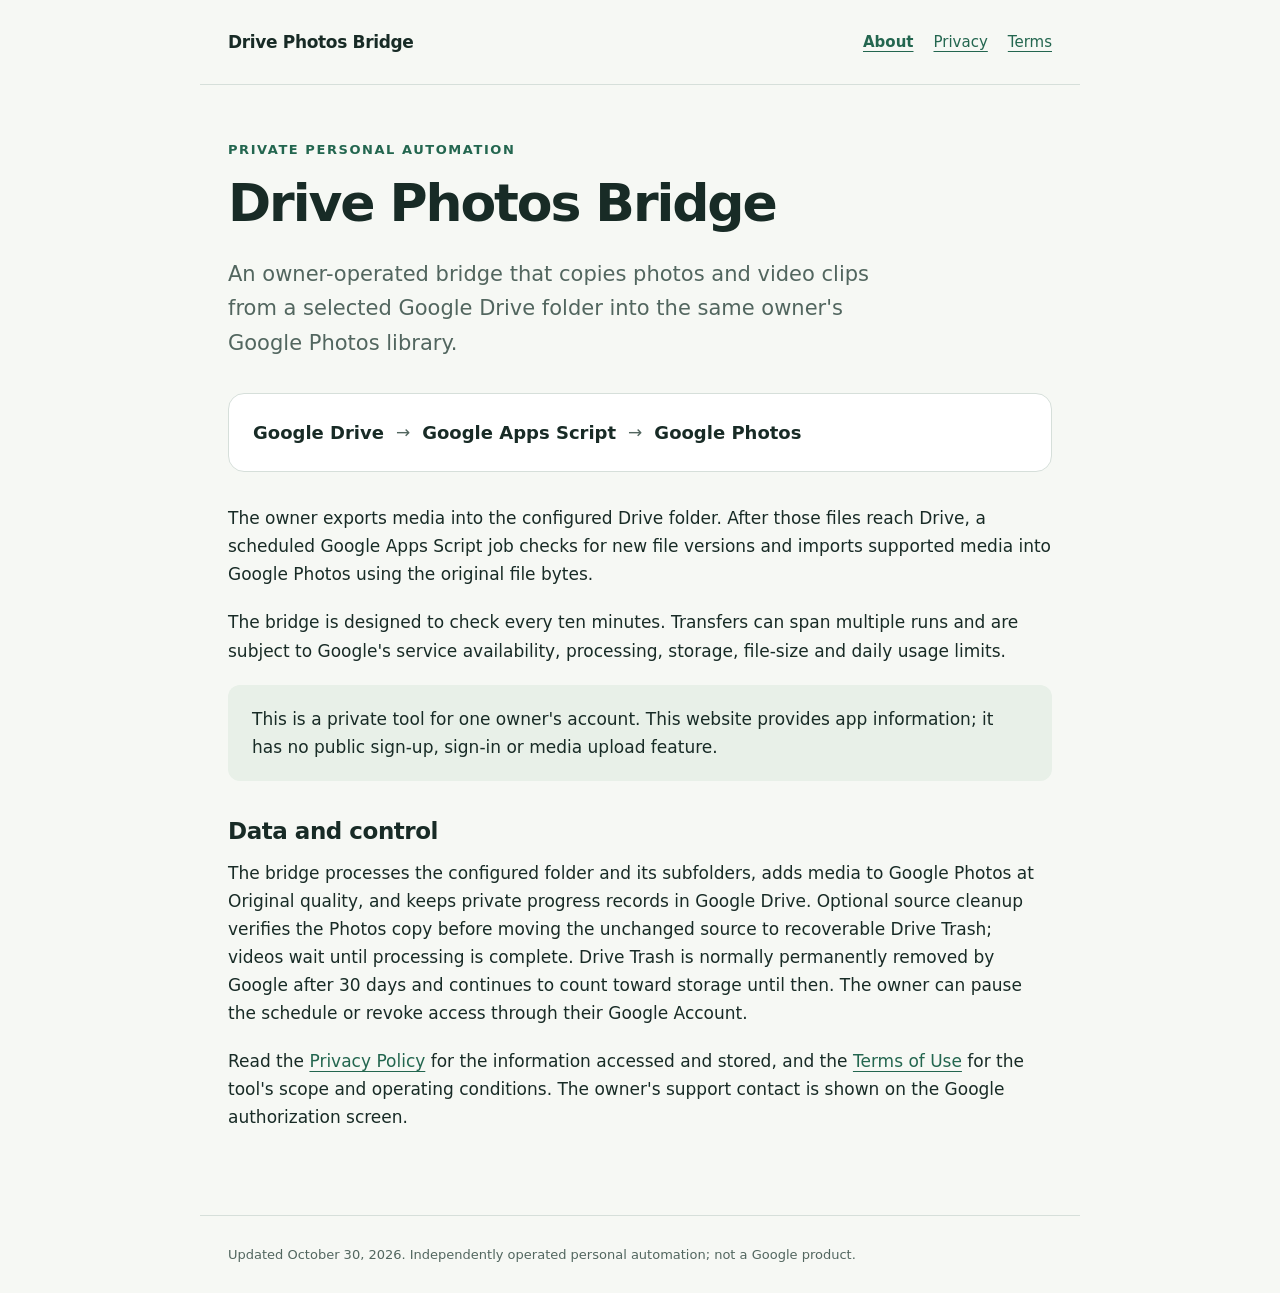
<file: index.html>
<!doctype html>
<html lang="en"><head><meta charset="utf-8"><meta name="google-site-verification" content="zma79CeSzqHzGMOMI6z8qZDT70mwH84jrxCxBNeHrRU"><meta name="viewport" content="width=device-width,initial-scale=1"><meta name="robots" content="noindex,nofollow"><title>Drive Photos Bridge</title><meta name="description" content="Information about a private, owner-operated Google Drive to Google Photos automation."><link rel="stylesheet" href="style.css"></head><body>
<header><a class="brand" href="./">Drive Photos Bridge</a><nav aria-label="Main"><a href="./" aria-current="page">About</a><a href="privacy.html">Privacy</a><a href="terms.html">Terms</a></nav></header>
<main><div class="eyebrow">Private personal automation</div><h1>Drive Photos Bridge</h1><p class="lead">An owner-operated bridge that copies photos and video clips from a selected Google Drive folder into the same owner's Google Photos library.</p>
<div class="flow" aria-label="Workflow"><strong>Google Drive</strong><span>→</span><strong>Google Apps Script</strong><span>→</span><strong>Google Photos</strong></div>
<p>The owner exports media into the configured Drive folder. After those files reach Drive, a scheduled Google Apps Script job checks for new file versions and imports supported media into Google Photos using the original file bytes.</p>
<p>The bridge is designed to check every ten minutes. Transfers can span multiple runs and are subject to Google's service availability, processing, storage, file-size and daily usage limits.</p>
<div class="note">This is a private tool for one owner's account. This website provides app information; it has no public sign-up, sign-in or media upload feature.</div>
<h2>Data and control</h2><p>The bridge processes the configured folder and its subfolders, adds media to Google Photos at Original quality, and keeps private progress records in Google Drive. Optional source cleanup verifies the Photos copy before moving the unchanged source to recoverable Drive Trash; videos wait until processing is complete. Drive Trash is normally permanently removed by Google after 30 days and continues to count toward storage until then. The owner can pause the schedule or revoke access through their Google Account.</p>
<p>Read the <a href="privacy.html">Privacy Policy</a> for the information accessed and stored, and the <a href="terms.html">Terms of Use</a> for the tool's scope and operating conditions. The owner's support contact is shown on the Google authorization screen.</p>
</main><footer>Updated October 30, 2026. Independently operated personal automation; not a Google product.</footer></body></html>
</file>
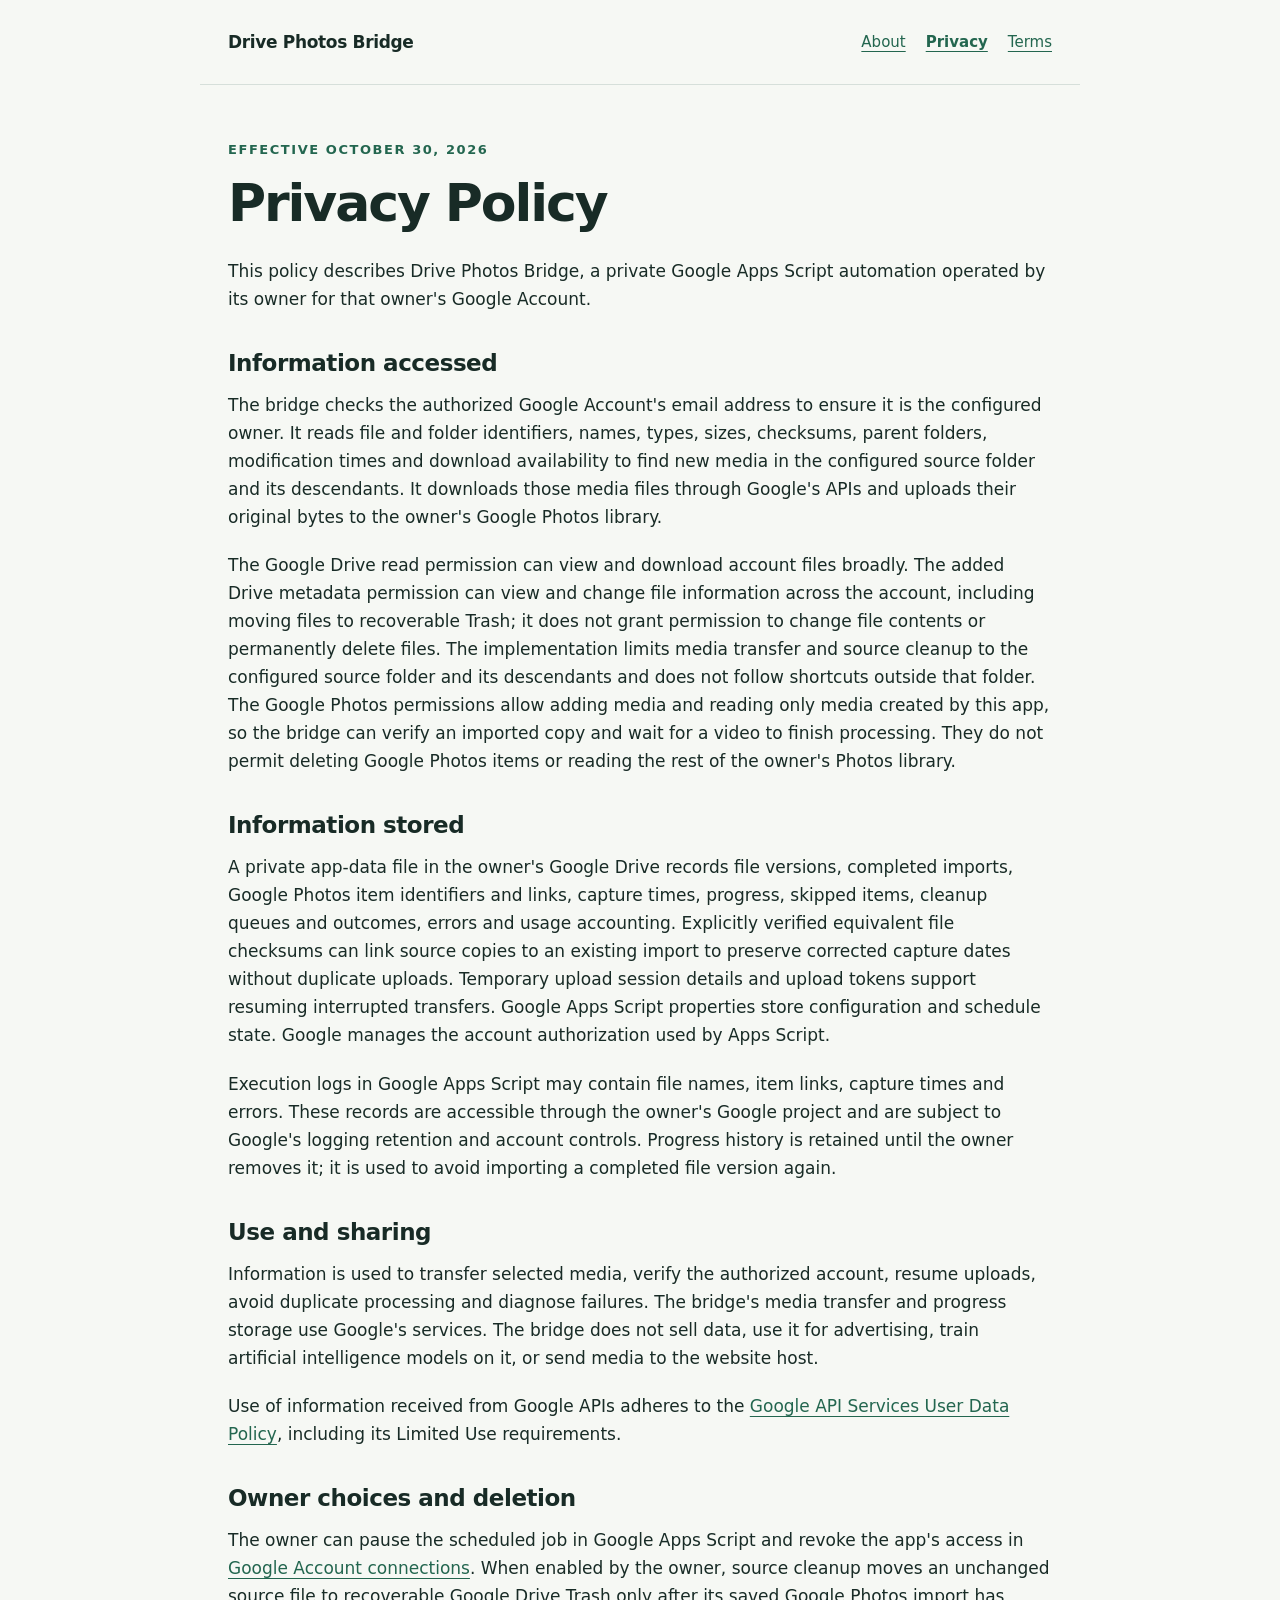
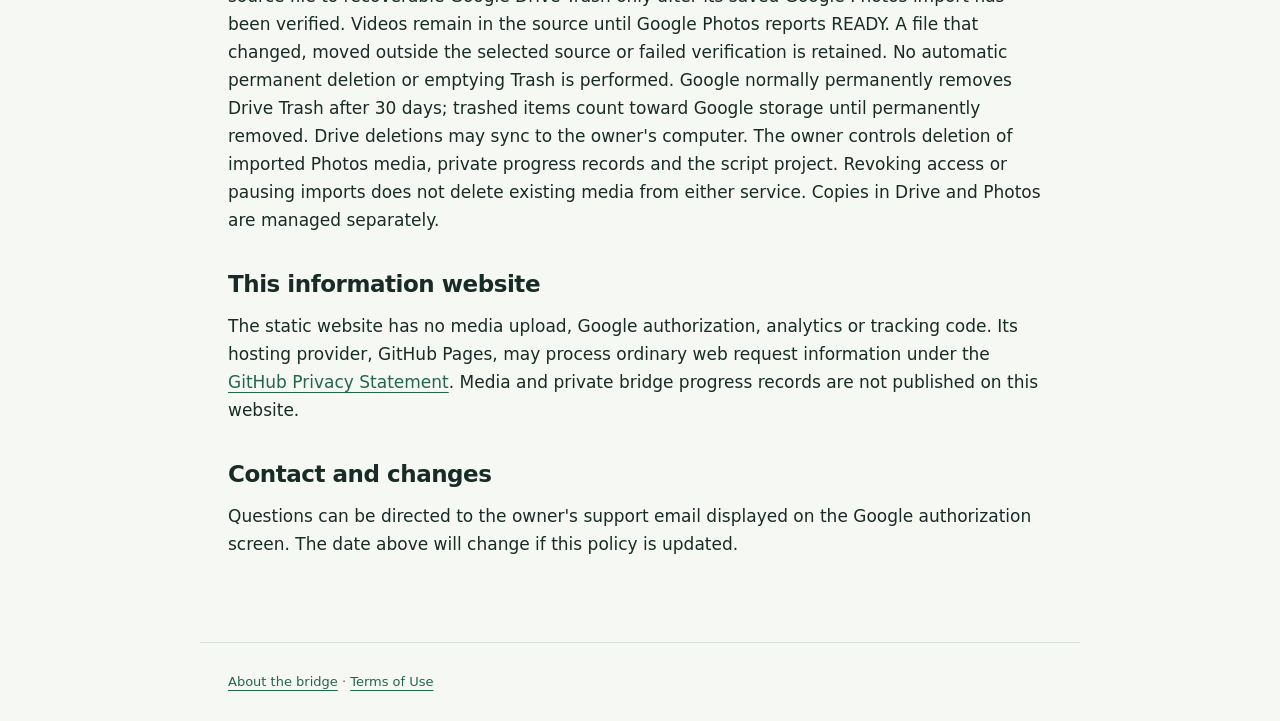
<file: privacy.html>
<!doctype html>
<html lang="en"><head><meta charset="utf-8"><meta name="viewport" content="width=device-width,initial-scale=1"><meta name="robots" content="noindex,nofollow"><title>Privacy Policy · Drive Photos Bridge</title><link rel="stylesheet" href="style.css"></head><body>
<header><a class="brand" href="./">Drive Photos Bridge</a><nav aria-label="Main"><a href="./">About</a><a href="privacy.html" aria-current="page">Privacy</a><a href="terms.html">Terms</a></nav></header>
<main><div class="eyebrow">Effective October 30, 2026</div><h1>Privacy Policy</h1><p>This policy describes Drive Photos Bridge, a private Google Apps Script automation operated by its owner for that owner's Google Account.</p>
<h2>Information accessed</h2><p>The bridge checks the authorized Google Account's email address to ensure it is the configured owner. It reads file and folder identifiers, names, types, sizes, checksums, parent folders, modification times and download availability to find new media in the configured source folder and its descendants. It downloads those media files through Google's APIs and uploads their original bytes to the owner's Google Photos library.</p>
<p>The Google Drive read permission can view and download account files broadly. The added Drive metadata permission can view and change file information across the account, including moving files to recoverable Trash; it does not grant permission to change file contents or permanently delete files. The implementation limits media transfer and source cleanup to the configured source folder and its descendants and does not follow shortcuts outside that folder. The Google Photos permissions allow adding media and reading only media created by this app, so the bridge can verify an imported copy and wait for a video to finish processing. They do not permit deleting Google Photos items or reading the rest of the owner's Photos library.</p>
<h2>Information stored</h2><p>A private app-data file in the owner's Google Drive records file versions, completed imports, Google Photos item identifiers and links, capture times, progress, skipped items, cleanup queues and outcomes, errors and usage accounting. Explicitly verified equivalent file checksums can link source copies to an existing import to preserve corrected capture dates without duplicate uploads. Temporary upload session details and upload tokens support resuming interrupted transfers. Google Apps Script properties store configuration and schedule state. Google manages the account authorization used by Apps Script.</p>
<p>Execution logs in Google Apps Script may contain file names, item links, capture times and errors. These records are accessible through the owner's Google project and are subject to Google's logging retention and account controls. Progress history is retained until the owner removes it; it is used to avoid importing a completed file version again.</p>
<h2>Use and sharing</h2><p>Information is used to transfer selected media, verify the authorized account, resume uploads, avoid duplicate processing and diagnose failures. The bridge's media transfer and progress storage use Google's services. The bridge does not sell data, use it for advertising, train artificial intelligence models on it, or send media to the website host.</p>
<p>Use of information received from Google APIs adheres to the <a href="https://developers.google.com/terms/api-services-user-data-policy">Google API Services User Data Policy</a>, including its Limited Use requirements.</p>
<h2>Owner choices and deletion</h2><p>The owner can pause the scheduled job in Google Apps Script and revoke the app's access in <a href="https://myaccount.google.com/connections">Google Account connections</a>. When enabled by the owner, source cleanup moves an unchanged source file to recoverable Google Drive Trash only after its saved Google Photos import has been verified. Videos remain in the source until Google Photos reports READY. A file that changed, moved outside the selected source or failed verification is retained. No automatic permanent deletion or emptying Trash is performed. Google normally permanently removes Drive Trash after 30 days; trashed items count toward Google storage until permanently removed. Drive deletions may sync to the owner's computer. The owner controls deletion of imported Photos media, private progress records and the script project. Revoking access or pausing imports does not delete existing media from either service. Copies in Drive and Photos are managed separately.</p>
<h2>This information website</h2><p>The static website has no media upload, Google authorization, analytics or tracking code. Its hosting provider, GitHub Pages, may process ordinary web request information under the <a href="https://docs.github.com/en/site-policy/privacy-policies/github-general-privacy-statement">GitHub Privacy Statement</a>. Media and private bridge progress records are not published on this website.</p>
<h2>Contact and changes</h2><p>Questions can be directed to the owner's support email displayed on the Google authorization screen. The date above will change if this policy is updated.</p>
</main><footer><a href="./">About the bridge</a> · <a href="terms.html">Terms of Use</a></footer></body></html>
</file>
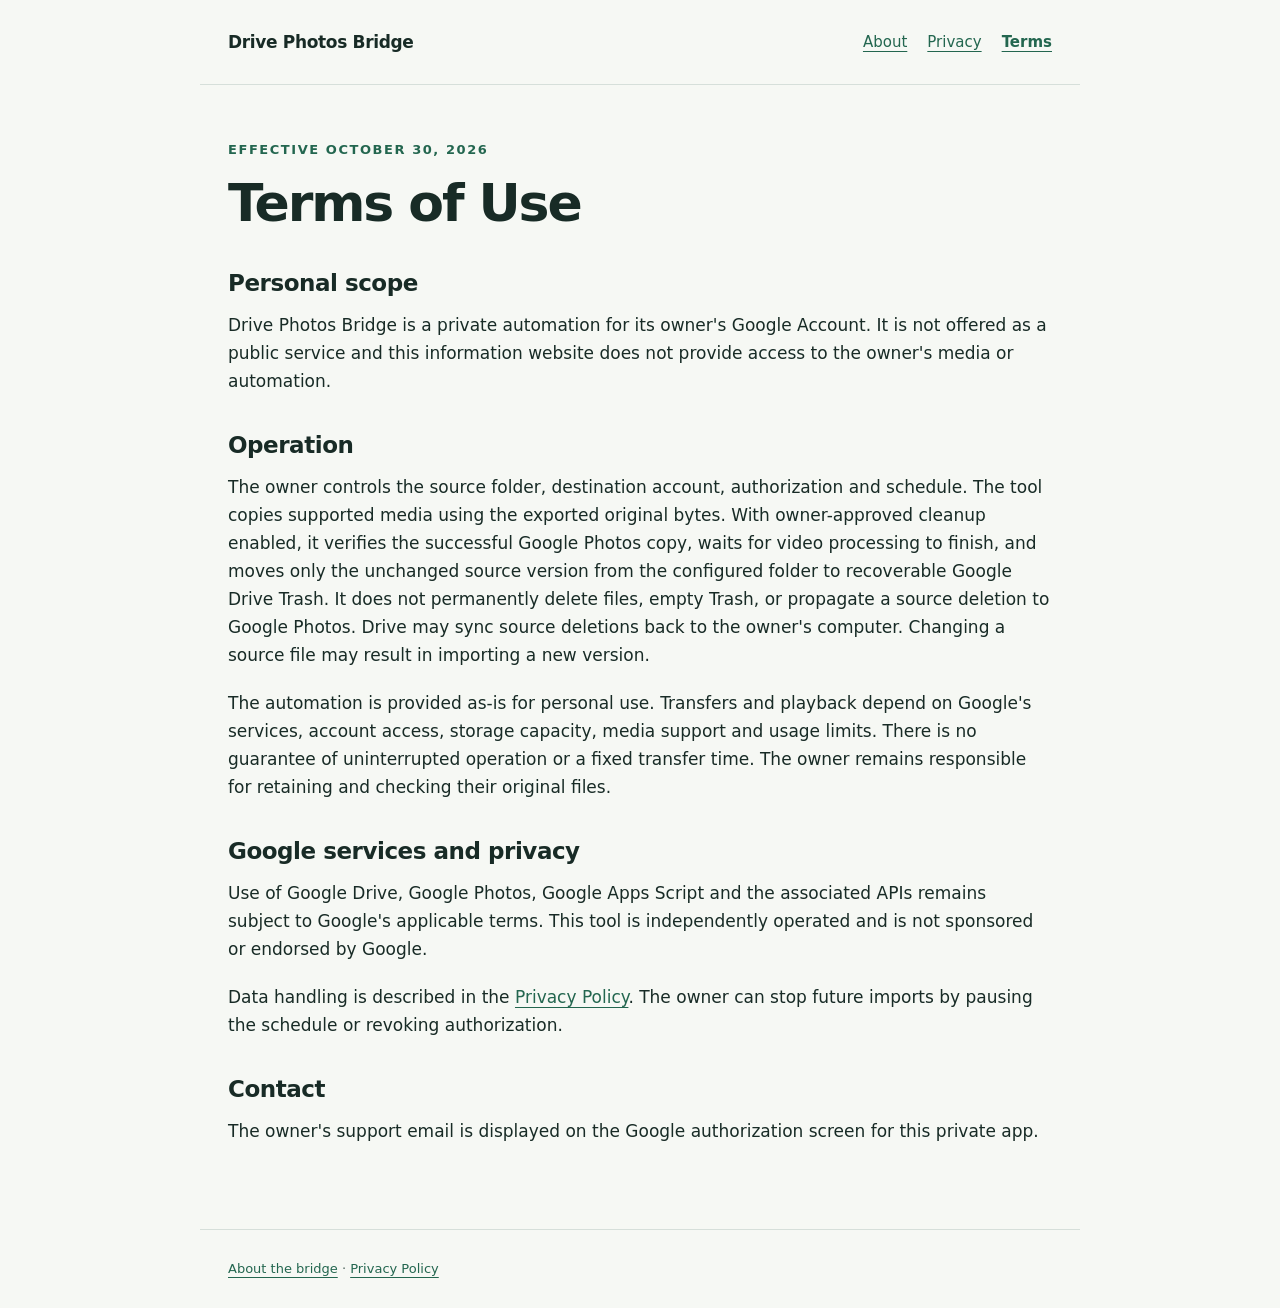
<file: terms.html>
<!doctype html>
<html lang="en"><head><meta charset="utf-8"><meta name="viewport" content="width=device-width,initial-scale=1"><meta name="robots" content="noindex,nofollow"><title>Terms of Use · Drive Photos Bridge</title><link rel="stylesheet" href="style.css"></head><body>
<header><a class="brand" href="./">Drive Photos Bridge</a><nav aria-label="Main"><a href="./">About</a><a href="privacy.html">Privacy</a><a href="terms.html" aria-current="page">Terms</a></nav></header>
<main><div class="eyebrow">Effective October 30, 2026</div><h1>Terms of Use</h1><h2>Personal scope</h2><p>Drive Photos Bridge is a private automation for its owner's Google Account. It is not offered as a public service and this information website does not provide access to the owner's media or automation.</p>
<h2>Operation</h2><p>The owner controls the source folder, destination account, authorization and schedule. The tool copies supported media using the exported original bytes. With owner-approved cleanup enabled, it verifies the successful Google Photos copy, waits for video processing to finish, and moves only the unchanged source version from the configured folder to recoverable Google Drive Trash. It does not permanently delete files, empty Trash, or propagate a source deletion to Google Photos. Drive may sync source deletions back to the owner's computer. Changing a source file may result in importing a new version.</p>
<p>The automation is provided as-is for personal use. Transfers and playback depend on Google's services, account access, storage capacity, media support and usage limits. There is no guarantee of uninterrupted operation or a fixed transfer time. The owner remains responsible for retaining and checking their original files.</p>
<h2>Google services and privacy</h2><p>Use of Google Drive, Google Photos, Google Apps Script and the associated APIs remains subject to Google's applicable terms. This tool is independently operated and is not sponsored or endorsed by Google.</p><p>Data handling is described in the <a href="privacy.html">Privacy Policy</a>. The owner can stop future imports by pausing the schedule or revoking authorization.</p>
<h2>Contact</h2><p>The owner's support email is displayed on the Google authorization screen for this private app.</p></main>
<footer><a href="./">About the bridge</a> · <a href="privacy.html">Privacy Policy</a></footer></body></html>
</file>
<file: style.css>
:root{color-scheme:light;--ink:#182b26;--muted:#52665f;--line:#d6dfda;--accent:#23664f;--paper:#f6f8f4}*{box-sizing:border-box}body{margin:0;background:var(--paper);color:var(--ink);font:17px/1.65 system-ui,-apple-system,BlinkMacSystemFont,"Segoe UI",sans-serif}header,main,footer{max-width:880px;margin:auto;padding:28px}header{display:flex;align-items:center;justify-content:space-between;gap:24px;border-bottom:1px solid var(--line)}.brand{font-weight:700;letter-spacing:-.02em;text-decoration:none;color:var(--ink)}nav{display:flex;gap:20px;font-size:15px}a{color:var(--accent);text-underline-offset:4px}nav a[aria-current=page]{font-weight:700}main{padding-top:54px;padding-bottom:64px}h1{font-size:clamp(32px,6vw,52px);line-height:1.12;letter-spacing:-.04em;margin:14px 0 24px}h2{font-size:23px;line-height:1.3;margin:36px 0 12px;letter-spacing:-.02em}p{margin:12px 0 20px}.eyebrow{font-size:13px;font-weight:700;letter-spacing:.12em;text-transform:uppercase;color:var(--accent)}.lead{font-size:21px;color:var(--muted);max-width:680px}.flow{display:flex;flex-wrap:wrap;align-items:center;gap:12px;margin:32px 0;padding:24px;border:1px solid var(--line);border-radius:16px;background:white}.flow strong{font-size:18px}.flow span{color:var(--muted)}.note{padding:20px 24px;background:#e8f0e8;border-radius:12px}li{margin:10px 0}footer{font-size:13px;color:var(--muted);border-top:1px solid var(--line)}@media(max-width:560px){header{display:block}nav{margin-top:16px}main{padding-top:32px}.flow{padding:18px}}
</file>
